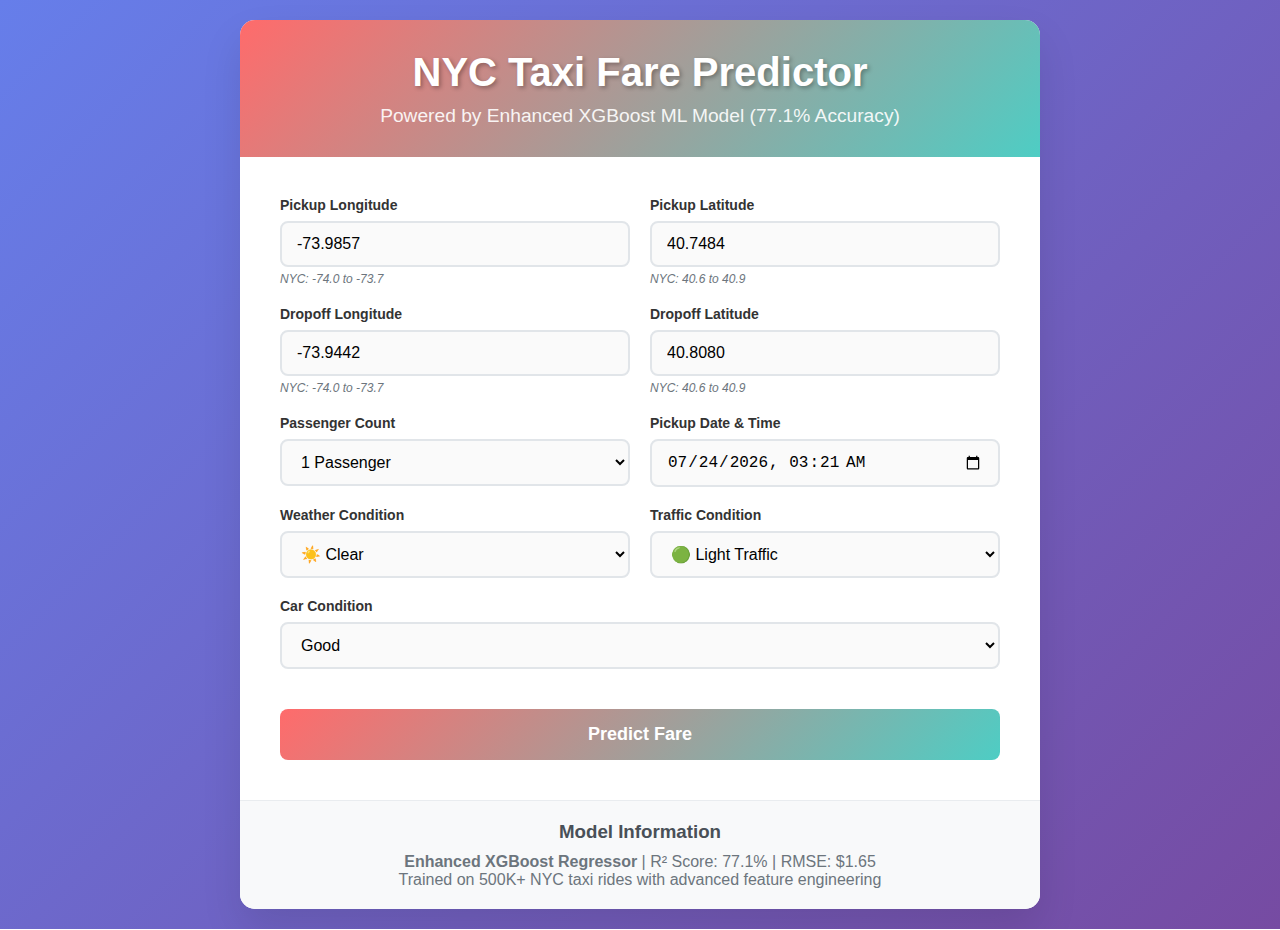
<file: Mohamed Reda 6/Web/templates/index.html>
<!DOCTYPE html>
<html lang="en">
  <head>
    <meta charset="UTF-8" />
    <meta name="viewport" content="width=device-width, initial-scale=1.0" />
    <title>NYC Taxi Fare Predictor</title>
    <style>
      * {
        margin: 0;
        padding: 0;
        box-sizing: border-box;
      }

      body {
        font-family: "Segoe UI", Tahoma, Geneva, Verdana, sans-serif;
        background: linear-gradient(135deg, #667eea 0%, #764ba2 100%);
        min-height: 100vh;
        padding: 20px;
      }

      .container {
        max-width: 800px;
        margin: 0 auto;
        background: white;
        border-radius: 15px;
        box-shadow: 0 20px 40px rgba(0, 0, 0, 0.1);
        overflow: hidden;
      }

      .header {
        background: linear-gradient(135deg, #ff6b6b 0%, #4ecdc4 100%);
        color: white;
        padding: 30px;
        text-align: center;
      }

      .header h1 {
        font-size: 2.5em;
        margin-bottom: 10px;
        text-shadow: 2px 2px 4px rgba(0, 0, 0, 0.3);
      }

      .header p {
        font-size: 1.2em;
        opacity: 0.9;
      }

      .form-container {
        padding: 40px;
      }

      .form-row {
        display: flex;
        gap: 20px;
        margin-bottom: 20px;
      }

      .form-group {
        flex: 1;
        min-width: 200px;
      }

      .form-group.full-width {
        flex: 100%;
      }

      label {
        display: block;
        margin-bottom: 8px;
        font-weight: 600;
        color: #333;
        font-size: 14px;
      }

      input,
      select {
        width: 100%;
        padding: 12px 15px;
        border: 2px solid #e1e5e9;
        border-radius: 8px;
        font-size: 16px;
        transition: all 0.3s ease;
        background-color: #fafafa;
      }

      input:focus,
      select:focus {
        outline: none;
        border-color: #4ecdc4;
        box-shadow: 0 0 0 3px rgba(78, 205, 196, 0.1);
        background-color: white;
      }

      .predict-btn {
        width: 100%;
        padding: 15px;
        background: linear-gradient(135deg, #ff6b6b 0%, #4ecdc4 100%);
        color: white;
        border: none;
        border-radius: 8px;
        font-size: 18px;
        font-weight: 600;
        cursor: pointer;
        transition: transform 0.3s ease;
        margin-top: 20px;
      }

      .predict-btn:hover {
        transform: translateY(-2px);
        box-shadow: 0 5px 15px rgba(0, 0, 0, 0.2);
      }

      .predict-btn:active {
        transform: translateY(0);
      }

      .result {
        margin-top: 30px;
        padding: 25px;
        border-radius: 8px;
        text-align: center;
        font-size: 18px;
        display: none;
      }

      .result.success {
        background: linear-gradient(135deg, #56ab2f 0%, #a8e6cf 100%);
        color: white;
      }

      .result.error {
        background: linear-gradient(135deg, #ff4757 0%, #ff6b7a 100%);
        color: white;
      }

      .fare-amount {
        font-size: 2.5em;
        font-weight: bold;
        margin: 15px 0;
        text-shadow: 2px 2px 4px rgba(0, 0, 0, 0.3);
      }

      .loading {
        display: none;
        text-align: center;
        margin-top: 20px;
      }

      .spinner {
        border: 4px solid #f3f3f3;
        border-top: 4px solid #4ecdc4;
        border-radius: 50%;
        width: 40px;
        height: 40px;
        animation: spin 1s linear infinite;
        margin: 0 auto 15px;
      }

      @keyframes spin {
        0% {
          transform: rotate(0deg);
        }
        100% {
          transform: rotate(360deg);
        }
      }

      .model-info {
        background: #f8f9fa;
        padding: 20px;
        border-top: 1px solid #e9ecef;
        text-align: center;
        color: #6c757d;
      }

      .model-info h3 {
        color: #495057;
        margin-bottom: 10px;
      }

      .coordinates-hint {
        font-size: 12px;
        color: #6c757d;
        margin-top: 5px;
        font-style: italic;
      }

      @media (max-width: 768px) {
        .form-row {
          flex-direction: column;
        }

        .header h1 {
          font-size: 2em;
        }

        .form-container {
          padding: 20px;
        }
      }
    </style>
  </head>
  <body>
    <div class="container">
      <div class="header">
        <h1>NYC Taxi Fare Predictor</h1>
        <p>Powered by Enhanced XGBoost ML Model (77.1% Accuracy)</p>
      </div>

      <div class="form-container">
        <form id="fareForm">
          <div class="form-row">
            <div class="form-group">
              <label for="pickup_longitude">Pickup Longitude</label>
              <input
                type="number"
                id="pickup_longitude"
                step="any"
                value="-73.9857"
                required
              />
              <div class="coordinates-hint">NYC: -74.0 to -73.7</div>
            </div>
            <div class="form-group">
              <label for="pickup_latitude">Pickup Latitude</label>
              <input
                type="number"
                id="pickup_latitude"
                step="any"
                value="40.7484"
                required
              />
              <div class="coordinates-hint">NYC: 40.6 to 40.9</div>
            </div>
          </div>

          <div class="form-row">
            <div class="form-group">
              <label for="dropoff_longitude">Dropoff Longitude</label>
              <input
                type="number"
                id="dropoff_longitude"
                step="any"
                value="-73.9442"
                required
              />
              <div class="coordinates-hint">NYC: -74.0 to -73.7</div>
            </div>
            <div class="form-group">
              <label for="dropoff_latitude">Dropoff Latitude</label>
              <input
                type="number"
                id="dropoff_latitude"
                step="any"
                value="40.8080"
                required
              />
              <div class="coordinates-hint">NYC: 40.6 to 40.9</div>
            </div>
          </div>

          <div class="form-row">
            <div class="form-group">
              <label for="passenger_count">Passenger Count</label>
              <select id="passenger_count" required>
                <option value="1">1 Passenger</option>
                <option value="2">2 Passengers</option>
                <option value="3">3 Passengers</option>
                <option value="4">4 Passengers</option>
                <option value="5">5 Passengers</option>
                <option value="6">6 Passengers</option>
              </select>
            </div>
            <div class="form-group">
              <label for="pickup_datetime">Pickup Date & Time</label>
              <input type="datetime-local" id="pickup_datetime" required />
            </div>
          </div>

          <div class="form-row">
            <div class="form-group">
              <label for="weather">Weather Condition</label>
              <select id="weather" required>
                <option value="Clear">☀️ Clear</option>
                <option value="Cloudy">☁️ Cloudy</option>
                <option value="Rainy">🌧️ Rainy</option>
                <option value="Windy">💨 Windy</option>
              </select>
            </div>
            <div class="form-group">
              <label for="traffic_condition">Traffic Condition</label>
              <select id="traffic_condition" required>
                <option value="Light">🟢 Light Traffic</option>
                <option value="Moderate">🟡 Moderate Traffic</option>
                <option value="Heavy">🔴 Heavy Traffic</option>
              </select>
            </div>
          </div>

          <div class="form-row">
            <div class="form-group">
              <label for="car_condition">Car Condition</label>
              <select id="car_condition" required>
                <option value="Good">Good</option>
                <option value="Very Good">Very Good</option>
                <option value="Excellent">Excellent</option>
                <option value="Bad">Bad</option>
              </select>
            </div>
          </div>

          <button type="submit" class="predict-btn">Predict Fare</button>
        </form>

        <div class="loading">
          <div class="spinner"></div>
          <p>Calculating fare with AI model...</p>
        </div>

        <div id="result" class="result"></div>
      </div>

      <div class="model-info">
        <h3>Model Information</h3>
        <p>
          <strong>Enhanced XGBoost Regressor</strong> | R² Score: 77.1% | RMSE:
          $1.65
        </p>
        <p>Trained on 500K+ NYC taxi rides with advanced feature engineering</p>
      </div>
    </div>

    <script>
      document.getElementById("pickup_datetime").value = new Date()
        .toISOString()
        .slice(0, 16);

      document
        .getElementById("fareForm")
        .addEventListener("submit", function (e) {
          e.preventDefault();

          const loading = document.querySelector(".loading");
          const result = document.getElementById("result");

          loading.style.display = "block";
          result.style.display = "none";

          const formData = {
            pickup_longitude: parseFloat(
              document.getElementById("pickup_longitude").value
            ),
            pickup_latitude: parseFloat(
              document.getElementById("pickup_latitude").value
            ),
            dropoff_longitude: parseFloat(
              document.getElementById("dropoff_longitude").value
            ),
            dropoff_latitude: parseFloat(
              document.getElementById("dropoff_latitude").value
            ),
            passenger_count: parseInt(
              document.getElementById("passenger_count").value
            ),
            pickup_datetime: document.getElementById("pickup_datetime").value,
            weather: document.getElementById("weather").value,
            traffic_condition:
              document.getElementById("traffic_condition").value,
            car_condition: document.getElementById("car_condition").value,
          };

          fetch("/predict", {
            method: "POST",
            headers: {
              "Content-Type": "application/json",
            },
            body: JSON.stringify(formData),
          })
            .then((response) => response.json())
            .then((data) => {
              loading.style.display = "none";
              result.style.display = "block";

              if (data.success) {
                result.className = "result success";
                result.innerHTML = `
                        <h3>- Prediction Successful!</h3>
                        <div class="fare-amount">$${data.predicted_fare}</div>
                        <p>Estimated distance: ${data.distance} miles</p>
                        <p>Prediction made with 77.1% model accuracy</p>
                    `;
              } else {
                result.className = "result error";
                result.innerHTML = `
                        <h3>Error</h3>
                        <p>${data.error}</p>
                    `;
              }
            })
            .catch((error) => {
              loading.style.display = "none";
              result.style.display = "block";
              result.className = "result error";
              result.innerHTML = `
                    <h3>Network Error</h3>
                    <p>Failed to connect to the prediction server. Please try again.</p>
                `;
            });
        });

      function setLocation(preset) {
        const presets = {
          times_square_to_jfk: {
            pickup_longitude: -73.985,
            pickup_latitude: 40.758,
            dropoff_longitude: -73.778,
            dropoff_latitude: 40.641,
          },
          central_park_to_brooklyn: {
            pickup_longitude: -73.965,
            pickup_latitude: 40.782,
            dropoff_longitude: -73.95,
            dropoff_latitude: 40.678,
          },
        };

        const location = presets[preset];
        if (location) {
          Object.keys(location).forEach((key) => {
            document.getElementById(key).value = location[key];
          });
        }
      }
    </script>
  </body>
</html>
</file>
